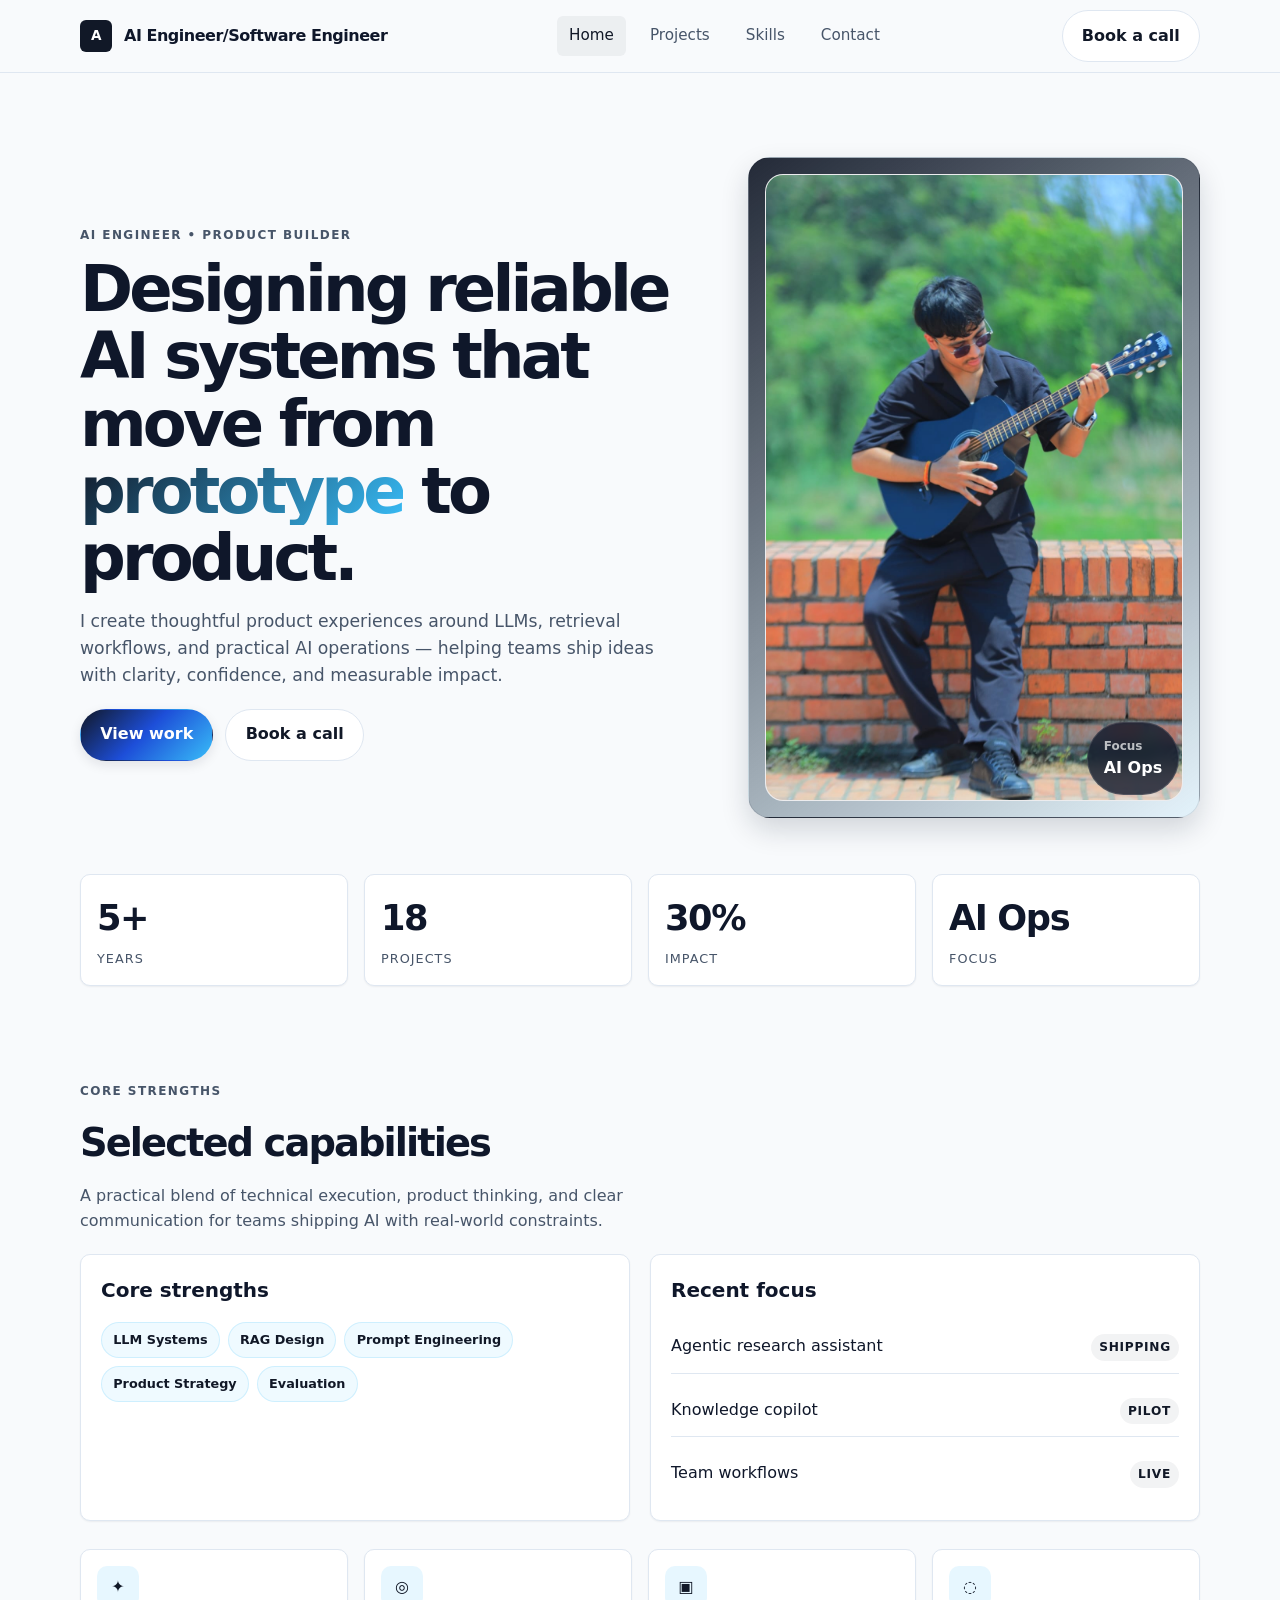
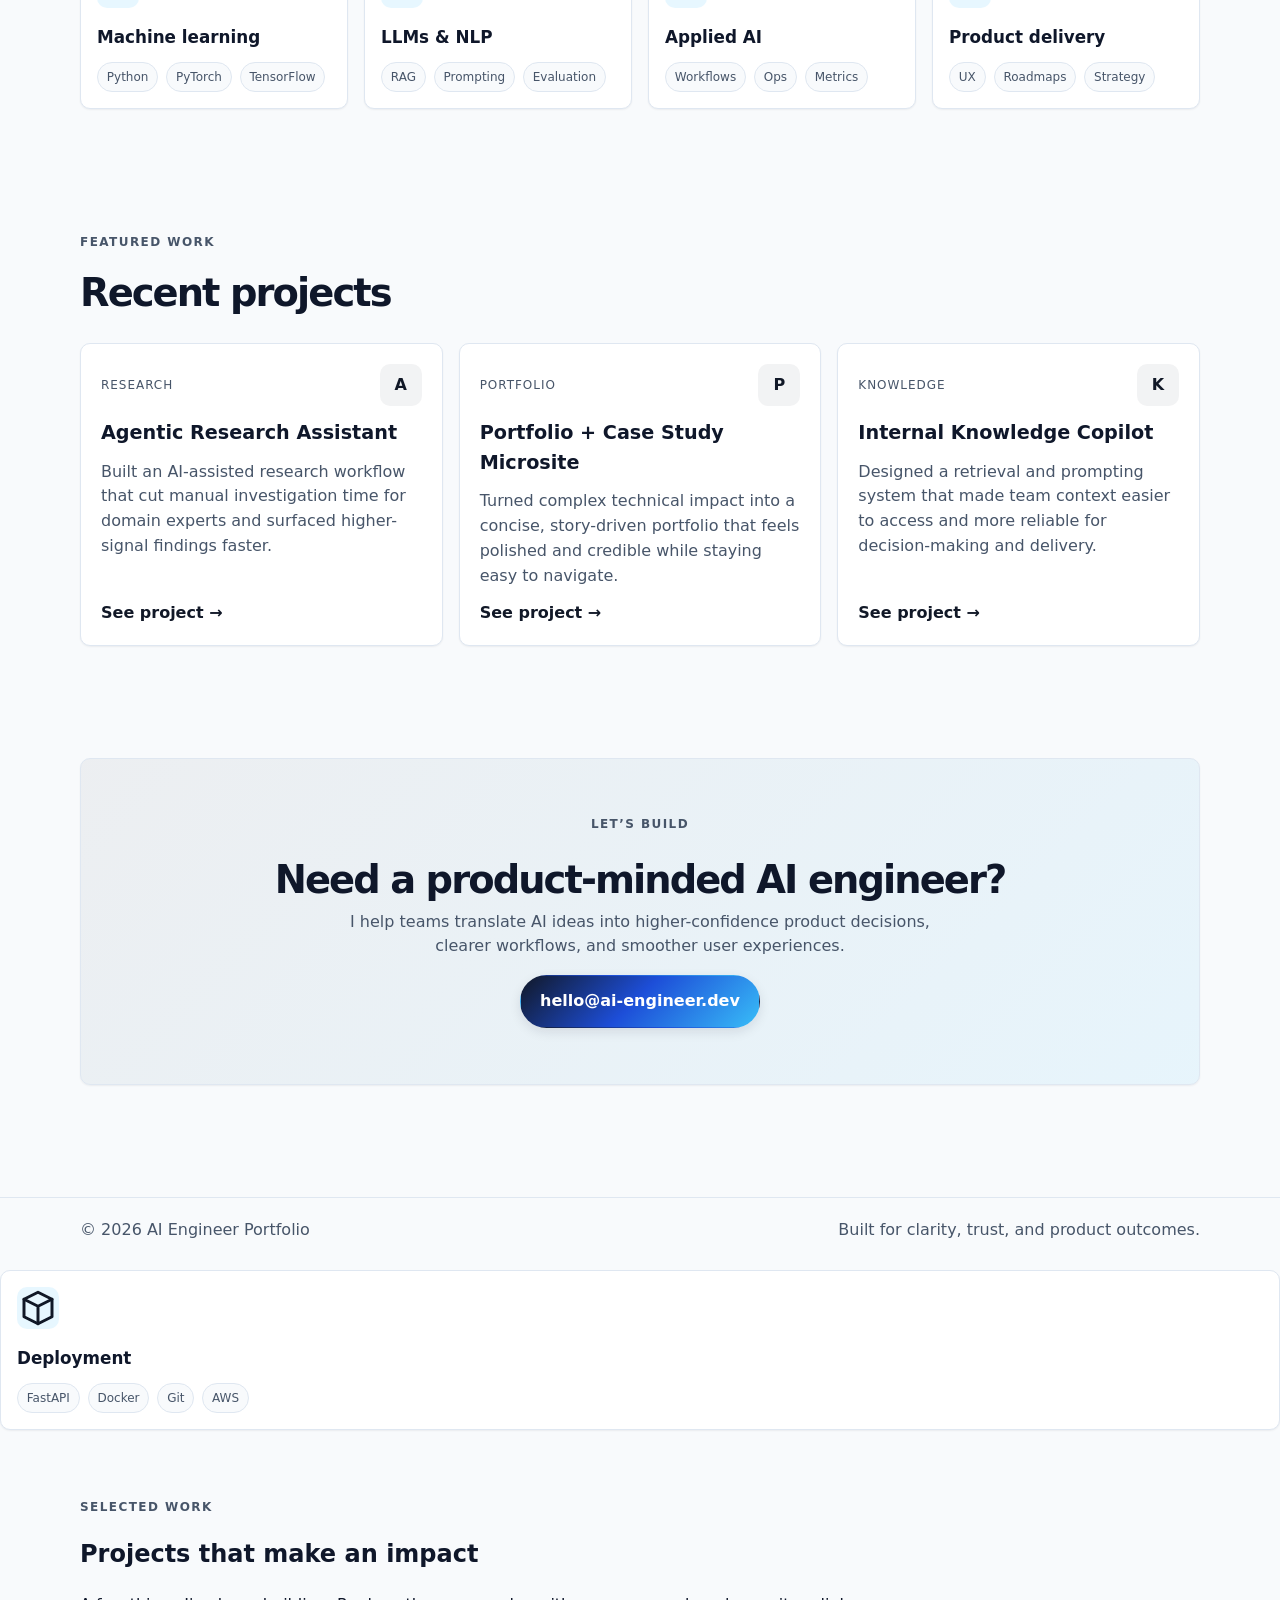
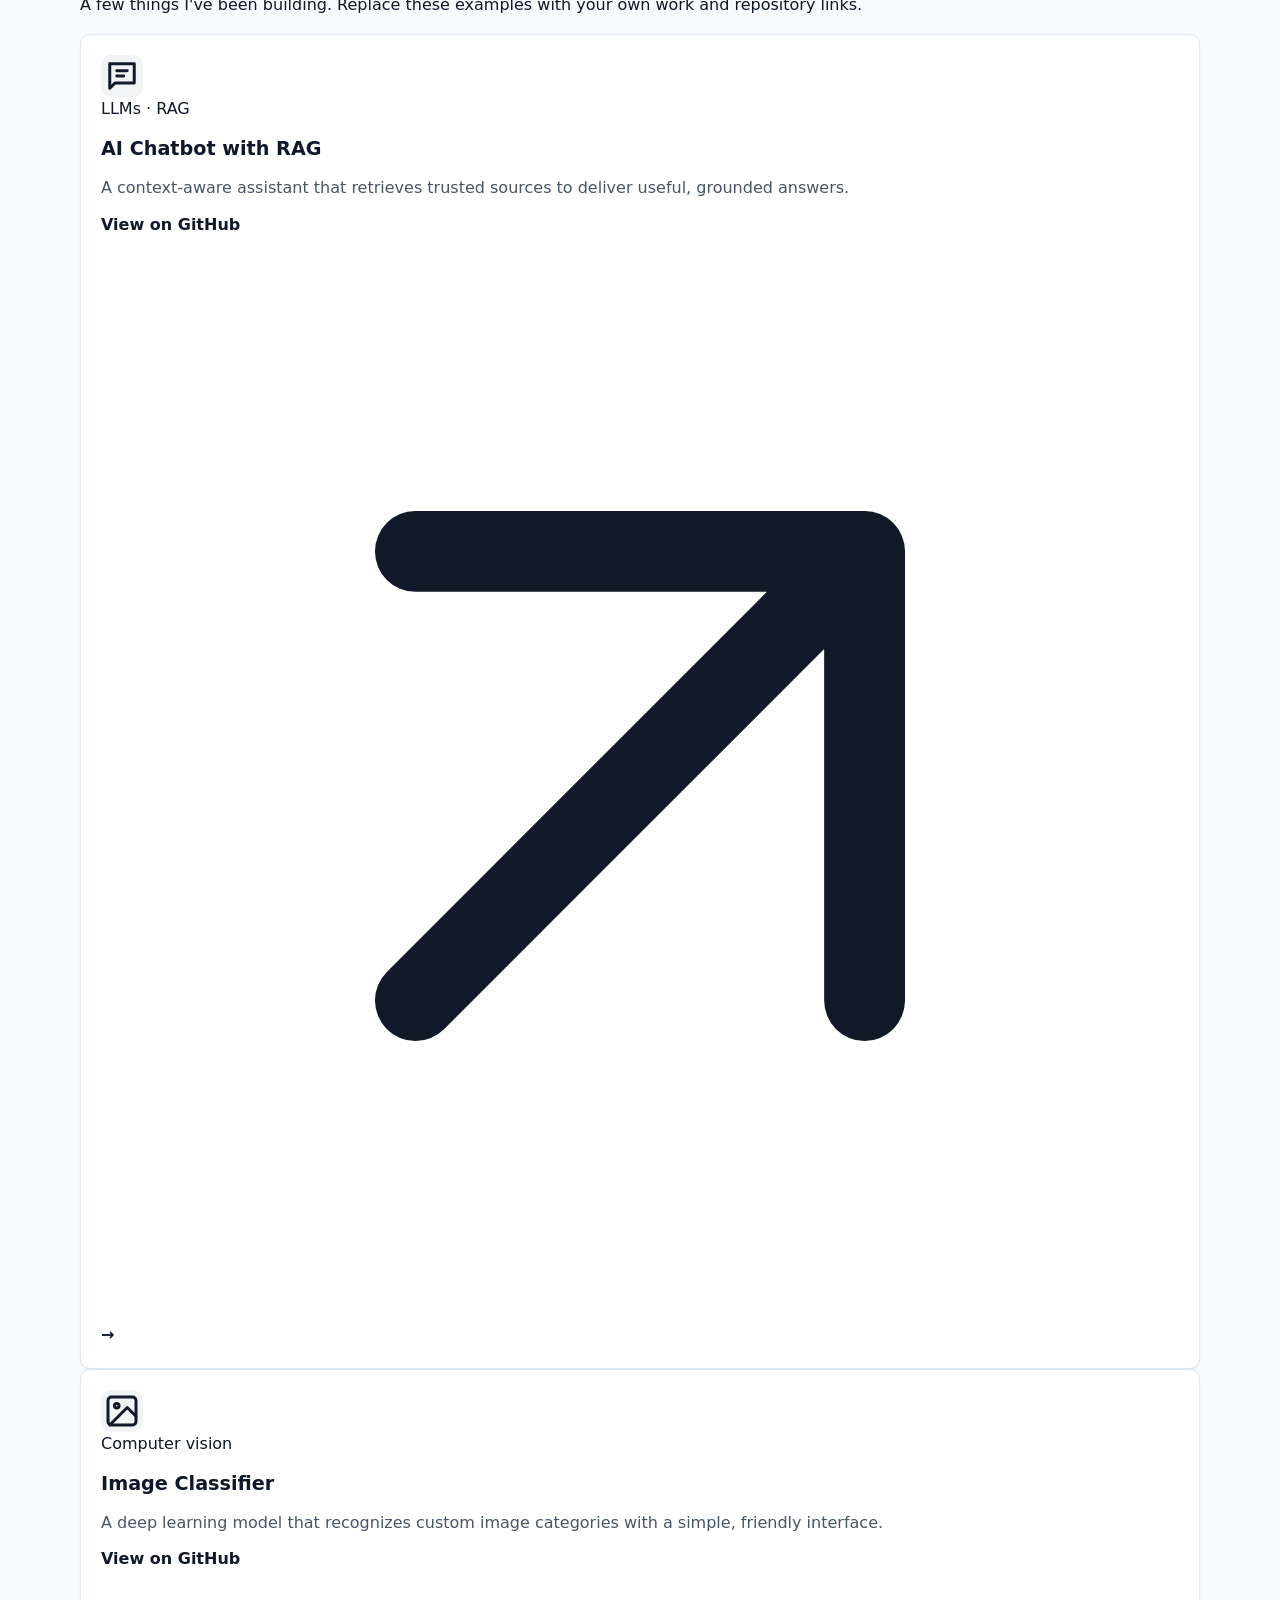
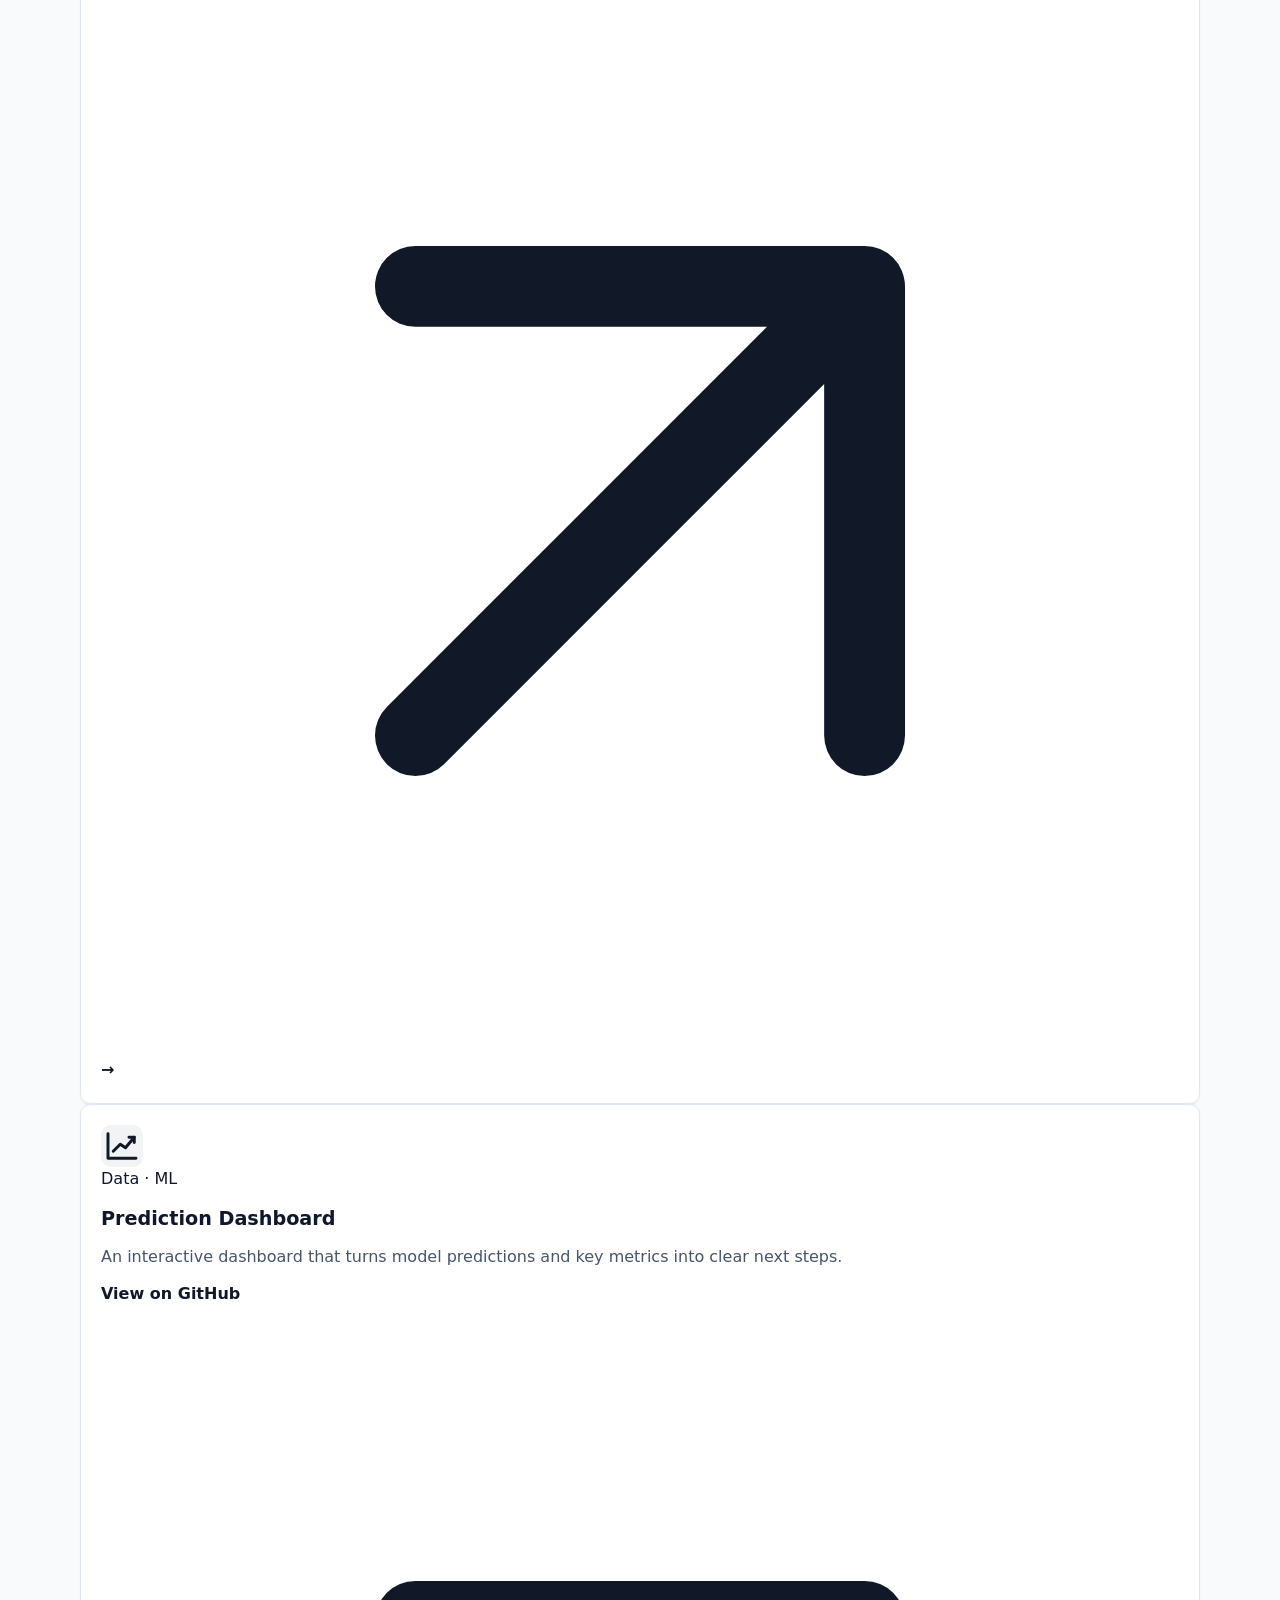
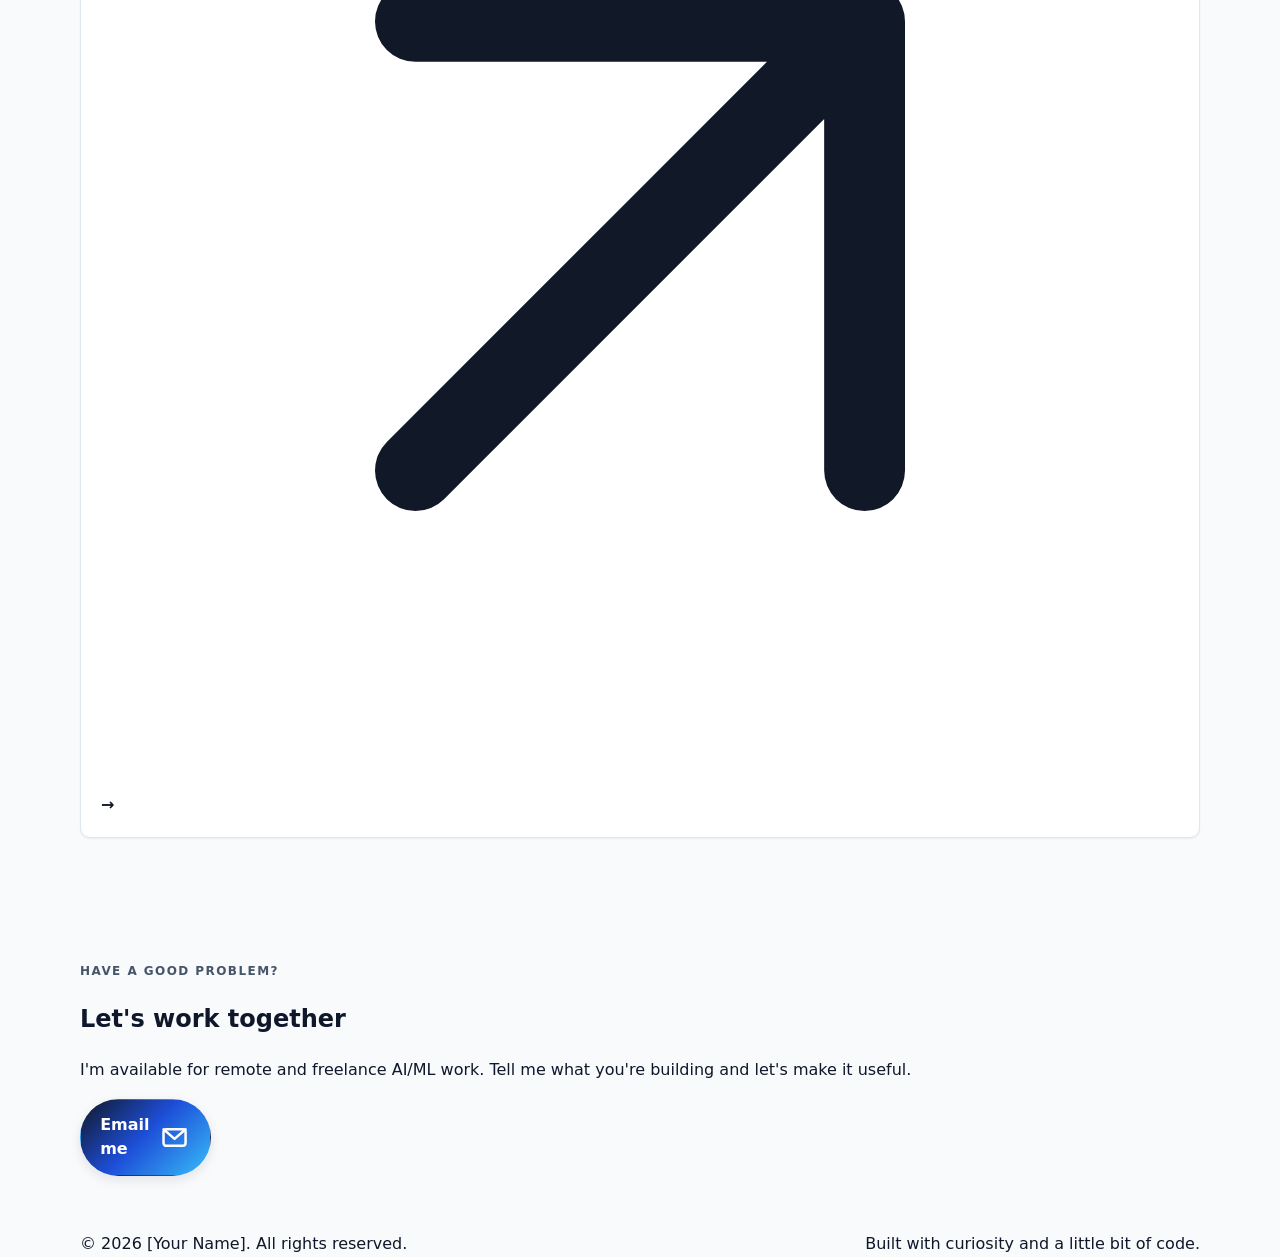
<file: index.html>
<!DOCTYPE html>
<html lang="en">
  <head>
    <meta charset="UTF-8" />
    <meta name="viewport" content="width=device-width, initial-scale=1.0" />
    <meta name="description" content="AI Engineer portfolio showcasing product-minded AI systems and engineering work." />
    <title>AI Engineer | Portfolio</title>
    <link rel="stylesheet" href="styles.css" />
  </head>
  <body>
    <header>
      <div class="container navbar">
        <a class="brand" href="index.html" aria-label="AI Engineer home">
          <span class="brand-mark">A</span>
          <span>AI Engineer/Software Engineer</span>
        </a>

        <nav class="nav-links" aria-label="Main navigation">
          <a class="nav-link active" href="index.html">Home</a>
          <a class="nav-link" href="projects.html">Projects</a>
          <a class="nav-link" href="#skills">Skills</a>
          <a class="nav-link" href="#contact">Contact</a>
        </nav>

        <div class="nav-actions">
          <a class="button button-secondary" href="#contact">Book a call</a>
        </div>
      </div>
    </header>

    <main class="page-shell">
      <section class="container hero" id="home">
        <div>
          <p class="eyebrow">AI Engineer • Product Builder</p>
          <h1>Designing reliable AI systems that move from <span class="highlight">prototype</span> to product.</h1>
          <p class="hero-copy">I create thoughtful product experiences around LLMs, retrieval workflows, and practical AI operations — helping teams ship ideas with clarity, confidence, and measurable impact.</p>
          <div class="hero-actions">
            <a class="button button-primary" href="projects.html">View work</a>
            <a class="button button-secondary" href="#contact">Book a call</a>
          </div>
        </div>

        <div class="hero-card">
          <div class="hero-visual">
            <img src="guitar 1.jpeg" alt="AI Engineer workspace and product work" />
          </div>
          <div class="hero-badge">
            <div>
              <strong>Focus</strong>
              <span>AI Ops</span>
            </div>
          </div>
        </div>
      </section>

      <section class="container" aria-label="Portfolio highlights">
        <div class="kpi-row">
          <article class="kpi-card">
            <div class="kpi-value">5+</div>
            <span class="kpi-label">Years</span>
          </article>
          <article class="kpi-card">
            <div class="kpi-value">18</div>
            <span class="kpi-label">Projects</span>
          </article>
          <article class="kpi-card">
            <div class="kpi-value">30%</div>
            <span class="kpi-label">Impact</span>
          </article>
          <article class="kpi-card">
            <div class="kpi-value">AI Ops</div>
            <span class="kpi-label">Focus</span>
          </article>
        </div>
      </section>

      <section class="container section" id="skills">
        <div class="section-header">
          <p class="eyebrow">Core strengths</p>
          <h2 class="section-title">Selected capabilities</h2>
          <p class="section-copy">A practical blend of technical execution, product thinking, and clear communication for teams shipping AI with real-world constraints.</p>
        </div>

        <div class="two-up">
          <div class="panel">
            <h3>Core strengths</h3>
            <div class="badges">
              <span class="badge">LLM Systems</span>
              <span class="badge">RAG Design</span>
              <span class="badge">Prompt Engineering</span>
              <span class="badge">Product Strategy</span>
              <span class="badge">Evaluation</span>
            </div>
          </div>

          <div class="panel">
            <h3>Recent focus</h3>
            <div class="list">
              <div class="list-item">
                <span>Agentic research assistant</span>
                <strong>Shipping</strong>
              </div>
              <div class="list-item">
                <span>Knowledge copilot</span>
                <strong>Pilot</strong>
              </div>
              <div class="list-item">
                <span>Team workflows</span>
                <strong>Live</strong>
              </div>
            </div>
          </div>
        </div>

        <div class="skills-grid" style="margin-top: 28px;">
          <article class="skill-card">
            <div class="skill-icon">✦</div>
            <h3>Machine learning</h3>
            <div class="chips">
              <span class="chip">Python</span>
              <span class="chip">PyTorch</span>
              <span class="chip">TensorFlow</span>
            </div>
          </article>

          <article class="skill-card">
            <div class="skill-icon">◎</div>
            <h3>LLMs &amp; NLP</h3>
            <div class="chips">
              <span class="chip">RAG</span>
              <span class="chip">Prompting</span>
              <span class="chip">Evaluation</span>
            </div>
          </article>

          <article class="skill-card">
            <div class="skill-icon">▣</div>
            <h3>Applied AI</h3>
            <div class="chips">
              <span class="chip">Workflows</span>
              <span class="chip">Ops</span>
              <span class="chip">Metrics</span>
            </div>
          </article>

          <article class="skill-card">
            <div class="skill-icon">◌</div>
            <h3>Product delivery</h3>
            <div class="chips">
              <span class="chip">UX</span>
              <span class="chip">Roadmaps</span>
              <span class="chip">Strategy</span>
            </div>
          </article>
        </div>
      </section>

      <section class="container section" id="projects">
        <div class="section-header">
          <p class="eyebrow">Featured work</p>
          <h2 class="section-title">Recent projects</h2>
        </div>

        <div class="article-grid">
          <article class="project-card">
            <div class="project-meta">
              <span>Research</span>
              <div class="project-icon">A</div>
            </div>
            <h3>Agentic Research Assistant</h3>
            <p>Built an AI-assisted research workflow that cut manual investigation time for domain experts and surfaced higher-signal findings faster.</p>
            <a href="projects.html">See project</a>
          </article>

          <article class="project-card">
            <div class="project-meta">
              <span>Portfolio</span>
              <div class="project-icon">P</div>
            </div>
            <h3>Portfolio + Case Study Microsite</h3>
            <p>Turned complex technical impact into a concise, story-driven portfolio that feels polished and credible while staying easy to navigate.</p>
            <a href="projects.html">See project</a>
          </article>

          <article class="project-card">
            <div class="project-meta">
              <span>Knowledge</span>
              <div class="project-icon">K</div>
            </div>
            <h3>Internal Knowledge Copilot</h3>
            <p>Designed a retrieval and prompting system that made team context easier to access and more reliable for decision-making and delivery.</p>
            <a href="projects.html">See project</a>
          </article>
        </div>
      </section>

      <section class="container section" id="contact">
        <div class="contact-card">
          <p class="eyebrow">Let’s build</p>
          <h2 class="section-title">Need a product-minded AI engineer?</h2>
          <p>I help teams translate AI ideas into higher-confidence product decisions, clearer workflows, and smoother user experiences.</p>
          <a class="button button-primary" href="mailto:hello@ai-engineer.dev">hello@ai-engineer.dev</a>
        </div>
      </section>
    </main>

    <footer class="footer">
      <div class="container footer-inner">
        <span>© 2026 AI Engineer Portfolio</span>
        <span>Built for clarity, trust, and product outcomes.</span>
      </div>
    </footer>

    <script src="script.js"></script>
  </body>
</html>
        <article class="skill-card">
          <span class="skill-icon"><svg viewBox="0 0 24 24" fill="none" stroke="currentColor" stroke-width="1.7" stroke-linecap="round" stroke-linejoin="round" aria-hidden="true"><path d="M12 3 4 7v10l8 4 8-4V7l-8-4Z"/><path d="m4 7 8 4 8-4m-8 4v10"/></svg></span>
          <h3>Deployment</h3><div class="chips"><span class="chip">FastAPI</span><span class="chip">Docker</span><span class="chip">Git</span><span class="chip">AWS</span></div>
        </article>
      </div>
    </section>

    <section class="container section projects-section" id="projects" aria-labelledby="projects-title">
      <p class="eyebrow">Selected work</p>
      <h2 class="section-heading" id="projects-title">Projects that make an impact</h2>
      <p class="section-intro">A few things I've been building. Replace these examples with your own work and repository links.</p>
      <div class="projects-grid">
        <article class="project-card">
          <div class="project-top"><span class="project-icon"><svg viewBox="0 0 24 24" fill="none" stroke="currentColor" stroke-width="1.7" stroke-linecap="round" stroke-linejoin="round" aria-hidden="true"><path d="M5 5h14v11H8l-3 3V5Z"/><path d="M9 9h6m-6 3h4"/></svg></span><span class="project-kicker">LLMs · RAG</span></div>
          <h3>AI Chatbot with RAG</h3><p>A context-aware assistant that retrieves trusted sources to deliver useful, grounded answers.</p>
          <a class="project-link" href="https://github.com/yourusername/rag-chatbot" target="_blank" rel="noopener noreferrer">View on GitHub <svg viewBox="0 0 24 24" fill="none" stroke="currentColor" stroke-width="1.8" stroke-linecap="round" stroke-linejoin="round" aria-hidden="true"><path d="M7 17 17 7M7 7h10v10"/></svg></a>
        </article>
        <article class="project-card">
          <div class="project-top"><span class="project-icon"><svg viewBox="0 0 24 24" fill="none" stroke="currentColor" stroke-width="1.7" stroke-linecap="round" stroke-linejoin="round" aria-hidden="true"><rect x="4" y="4" width="16" height="16" rx="2"/><circle cx="9" cy="9" r="1.3"/><path d="m20 15-5-5L5 20"/></svg></span><span class="project-kicker">Computer vision</span></div>
          <h3>Image Classifier</h3><p>A deep learning model that recognizes custom image categories with a simple, friendly interface.</p>
          <a class="project-link" href="https://github.com/yourusername/image-classifier" target="_blank" rel="noopener noreferrer">View on GitHub <svg viewBox="0 0 24 24" fill="none" stroke="currentColor" stroke-width="1.8" stroke-linecap="round" stroke-linejoin="round" aria-hidden="true"><path d="M7 17 17 7M7 7h10v10"/></svg></a>
        </article>
        <article class="project-card">
          <div class="project-top"><span class="project-icon"><svg viewBox="0 0 24 24" fill="none" stroke="currentColor" stroke-width="1.7" stroke-linecap="round" stroke-linejoin="round" aria-hidden="true"><path d="M4 19V5m0 14h16"/><path d="m7 15 4-4 3 2 5-6"/><path d="M16 7h3v3"/></svg></span><span class="project-kicker">Data · ML</span></div>
          <h3>Prediction Dashboard</h3><p>An interactive dashboard that turns model predictions and key metrics into clear next steps.</p>
          <a class="project-link" href="https://github.com/yourusername/prediction-dashboard" target="_blank" rel="noopener noreferrer">View on GitHub <svg viewBox="0 0 24 24" fill="none" stroke="currentColor" stroke-width="1.8" stroke-linecap="round" stroke-linejoin="round" aria-hidden="true"><path d="M7 17 17 7M7 7h10v10"/></svg></a>
        </article>
      </div>
    </section>

    <section class="container section contact-section" id="contact" aria-labelledby="contact-title">
      <div class="contact-box">
        <p class="eyebrow">Have a good problem?</p>
        <h2 class="section-heading" id="contact-title">Let's work together</h2>
        <p>I'm available for remote and freelance AI/ML work. Tell me what you're building and let's make it useful.</p>
        <a class="button button-primary" href="mailto:hello@yourname.ai">Email me <svg viewBox="0 0 24 24" fill="none" stroke="currentColor" stroke-width="1.8" stroke-linecap="round" stroke-linejoin="round" aria-hidden="true"><path d="m4 6 8 7 8-7"/><rect x="4" y="6" width="16" height="12" rx="2"/></svg></a>
      </div>
    </section>
  </main>

  <footer>
    <div class="container footer-inner"><span>© <span id="year">2026</span> [Your Name]. All rights reserved.</span><span class="footer-note">Built with curiosity and a little bit of code.</span></div>
  </footer>

  <script>
    const menuButton = document.querySelector('.menu-toggle');
    const navLinks = document.querySelector('.nav-links');

    menuButton.addEventListener('click', () => {
      const isOpen = menuButton.getAttribute('aria-expanded') === 'true';
      menuButton.setAttribute('aria-expanded', String(!isOpen));
      menuButton.setAttribute('aria-label', isOpen ? 'Open navigation menu' : 'Close navigation menu');
      navLinks.classList.toggle('is-open', !isOpen);
    });

    navLinks.addEventListener('click', (event) => {
      if (event.target.closest('a')) {
        menuButton.setAttribute('aria-expanded', 'false');
        menuButton.setAttribute('aria-label', 'Open navigation menu');
        navLinks.classList.remove('is-open');
      }
    });

    document.querySelector('#year').textContent = new Date().getFullYear();
  </script>
</body>
</html>
</file>
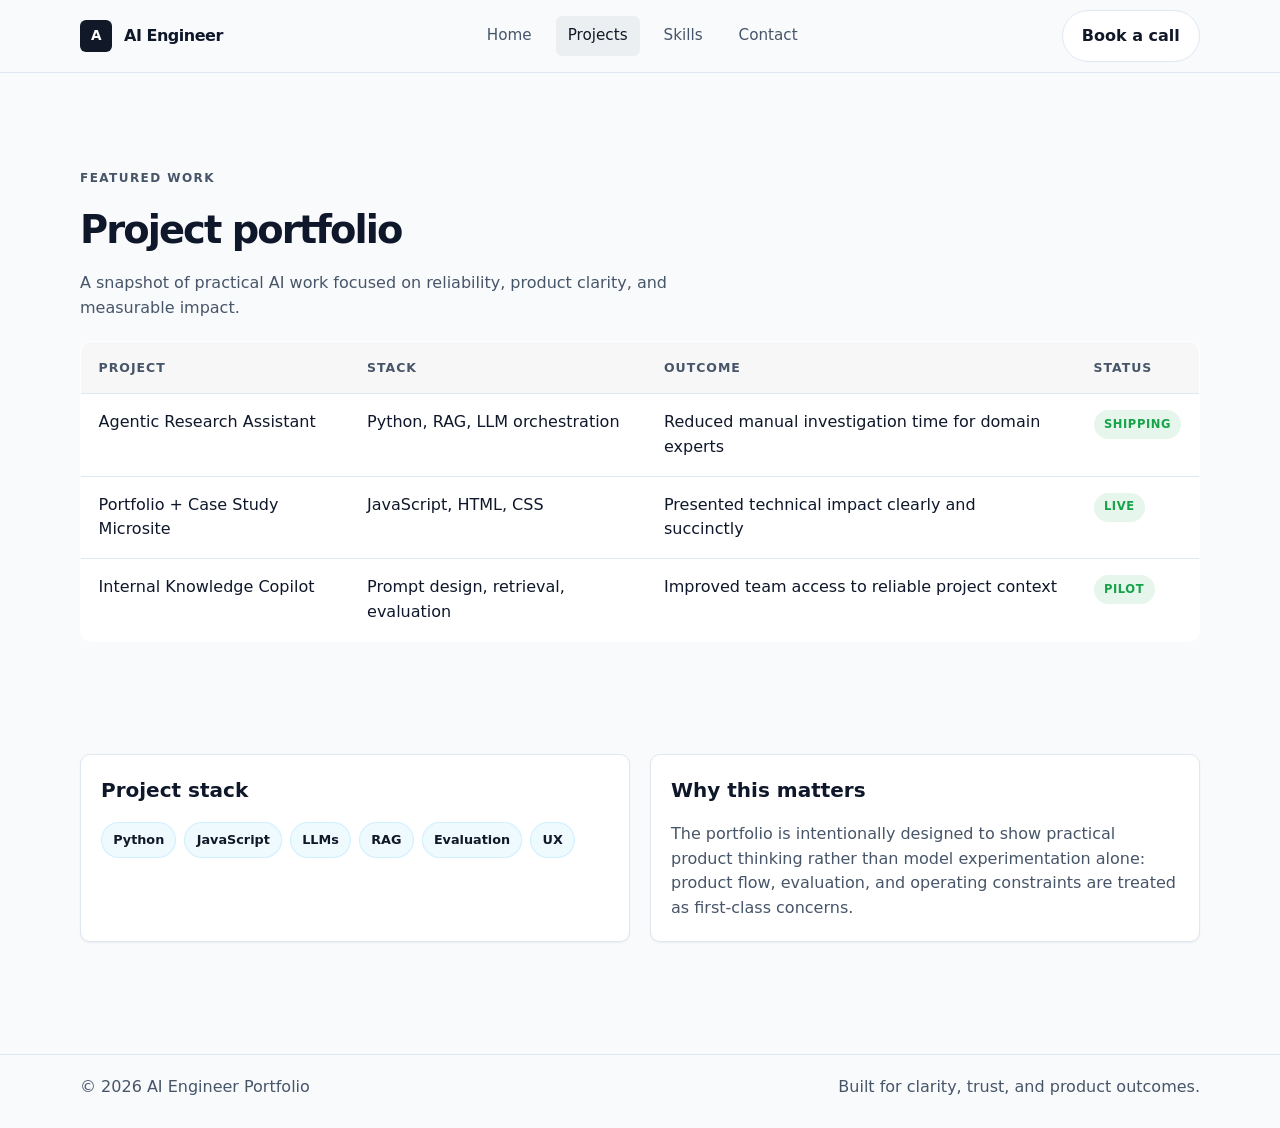
<file: projects.html>
<!DOCTYPE html>
<html lang="en">
  <head>
    <meta charset="UTF-8" />
    <meta name="viewport" content="width=device-width, initial-scale=1.0" />
    <title>Projects | AI Engineer</title>
    <link rel="stylesheet" href="styles.css" />
  </head>
  <body>
    <header>
      <div class="container navbar">
        <a class="brand" href="index.html" aria-label="AI Engineer home">
          <span class="brand-mark">A</span>
          <span>AI Engineer</span>
        </a>

        <nav class="nav-links" aria-label="Main navigation">
          <a class="nav-link" href="index.html">Home</a>
          <a class="nav-link active" href="projects.html">Projects</a>
          <a class="nav-link" href="index.html#skills">Skills</a>
          <a class="nav-link" href="index.html#contact">Contact</a>
        </nav>

        <div class="nav-actions">
          <a class="button button-secondary" href="index.html#contact">Book a call</a>
        </div>
      </div>
    </header>

    <main class="page-shell">
      <section class="container section">
        <div class="section-header">
          <p class="eyebrow">Featured work</p>
          <h1 class="section-title">Project portfolio</h1>
          <p class="section-copy">A snapshot of practical AI work focused on reliability, product clarity, and measurable impact.</p>
        </div>

        <div class="table-wrap">
          <table class="project-table">
            <thead>
              <tr>
                <th>Project</th>
                <th>Stack</th>
                <th>Outcome</th>
                <th>Status</th>
              </tr>
            </thead>
            <tbody>
              <tr>
                <td>Agentic Research Assistant</td>
                <td>Python, RAG, LLM orchestration</td>
                <td>Reduced manual investigation time for domain experts</td>
                <td><span class="pill">Shipping</span></td>
              </tr>
              <tr>
                <td>Portfolio + Case Study Microsite</td>
                <td>JavaScript, HTML, CSS</td>
                <td>Presented technical impact clearly and succinctly</td>
                <td><span class="pill">Live</span></td>
              </tr>
              <tr>
                <td>Internal Knowledge Copilot</td>
                <td>Prompt design, retrieval, evaluation</td>
                <td>Improved team access to reliable project context</td>
                <td><span class="pill">Pilot</span></td>
              </tr>
            </tbody>
          </table>
        </div>
      </section>

      <section class="container section">
        <div class="two-up">
          <div class="panel">
            <h3>Project stack</h3>
            <div class="badges">
              <span class="badge">Python</span>
              <span class="badge">JavaScript</span>
              <span class="badge">LLMs</span>
              <span class="badge">RAG</span>
              <span class="badge">Evaluation</span>
              <span class="badge">UX</span>
            </div>
          </div>

          <div class="panel">
            <h3>Why this matters</h3>
            <p class="section-copy" style="margin-top: 0;">The portfolio is intentionally designed to show practical product thinking rather than model experimentation alone: product flow, evaluation, and operating constraints are treated as first-class concerns.</p>
          </div>
        </div>
      </section>
    </main>

    <footer class="footer">
      <div class="container footer-inner">
        <span>© 2026 AI Engineer Portfolio</span>
        <span>Built for clarity, trust, and product outcomes.</span>
      </div>
    </footer>
  </body>
</html>
</file>
<file: styles.css>
:root {
  --color-primary: #111827;
  --color-accent: #38bdf8;
  --color-surface: #f8fafc;
  --color-surface-raised: #ffffff;
  --color-surface-sunken: #edf2f7;
  --color-text: #0f172a;
  --color-muted: #475569;
  --color-border: #dfe7f1;
  --color-success: #16a34a;
  --shadow-sm: 0 1px 2px rgba(15, 23, 42, 0.06);
  --shadow-md: 0 4px 12px rgba(15, 23, 42, 0.10);
  --shadow-lg: 0 12px 28px rgba(15, 23, 42, 0.16);
  --radius-sm: 6px;
  --radius-md: 10px;
  --radius-lg: 16px;
  --radius-pill: 9999px;
  --space-1: 4px;
  --space-2: 8px;
  --space-3: 12px;
  --space-4: 16px;
  --space-5: 20px;
  --space-6: 28px;
  --space-7: 40px;
  --space-8: 56px;
}

* { box-sizing: border-box; }

html {
  scroll-behavior: smooth;
}

body {
  margin: 0;
  font-family: Inter, system-ui, -apple-system, BlinkMacSystemFont, "Segoe UI", sans-serif;
  background: var(--color-surface);
  color: var(--color-text);
  line-height: 1.55;
}

a {
  color: inherit;
  text-decoration: none;
}

img {
  max-width: 100%;
  display: block;
}

.container {
  width: min(1120px, calc(100% - 32px));
  margin: 0 auto;
}

header {
  border-bottom: 1px solid var(--color-border);
  background: rgba(248, 250, 252, 0.9);
  backdrop-filter: blur(8px);
  position: sticky;
  top: 0;
  z-index: 20;
}

.navbar {
  display: flex;
  align-items: center;
  justify-content: space-between;
  min-height: 72px;
  gap: var(--space-5);
}

.brand {
  display: inline-flex;
  align-items: center;
  gap: var(--space-3);
  font-weight: 700;
  letter-spacing: -0.03em;
}

.brand-mark {
  width: 32px;
  height: 32px;
  display: grid;
  place-items: center;
  background: var(--color-primary);
  color: white;
  border-radius: var(--radius-sm);
  font-size: 0.85rem;
}

.nav-links {
  display: flex;
  align-items: center;
  gap: var(--space-3);
}

.nav-link {
  color: var(--color-muted);
  font-size: 0.95rem;
  font-weight: 500;
  padding: var(--space-2) var(--space-3);
  border-radius: var(--radius-sm);
}

.nav-link:hover,
.nav-link.active {
  color: var(--color-primary);
  background: rgba(17, 24, 39, 0.05);
}

.nav-actions {
  display: flex;
  align-items: center;
  gap: var(--space-3);
}

.button {
  display: inline-flex;
  align-items: center;
  justify-content: center;
  gap: var(--space-2);
  padding: 0.8rem 1.2rem;
  border-radius: var(--radius-pill);
  font-weight: 600;
  border: 1px solid var(--color-border);
  transition: transform 0.2s ease, box-shadow 0.2s ease, background 0.2s ease;
}

.button:hover {
  transform: translateY(-1px);
}

.button-primary {
  background: linear-gradient(135deg, var(--color-primary), #1d4ed8 48%, var(--color-accent));
  color: white;
  border-color: transparent;
  box-shadow: var(--shadow-md);
}

.button-secondary {
  background: var(--color-surface-raised);
  color: var(--color-primary);
}

.page-shell {
  padding: var(--space-6) 0 var(--space-8);
}

.hero {
  display: grid;
  grid-template-columns: 1.15fr 0.85fr;
  gap: var(--space-8);
  align-items: center;
  padding: var(--space-8) 0;
}

.eyebrow {
  letter-spacing: 0.12em;
  text-transform: uppercase;
  color: var(--color-muted);
  font-size: 0.75rem;
  font-weight: 700;
  margin-bottom: var(--space-3);
}

.hero h1 {
  margin: 0;
  font-size: clamp(2.9rem, 5vw, 5rem);
  line-height: 1.05;
  letter-spacing: -0.06em;
}

.hero h1 .highlight {
  display: inline-block;
  color: var(--color-primary);
  background: linear-gradient(135deg, var(--color-primary), var(--color-accent));
  -webkit-background-clip: text;
  background-clip: text;
  color: transparent;
}

.hero-copy {
  max-width: 600px;
  margin: var(--space-4) 0 0;
  font-size: 1.08rem;
  color: var(--color-muted);
}

.hero-actions {
  display: flex;
  flex-wrap: wrap;
  gap: var(--space-3);
  margin-top: var(--space-5);
}

.hero-card {
  position: relative;
  background: linear-gradient(145deg, rgba(17, 24, 39, 0.92), rgba(56, 189, 248, 0.1));
  border: 1px solid rgba(17, 24, 39, 0.1);
  border-radius: 22px;
  padding: 16px;
  box-shadow: var(--shadow-lg);
}

.hero-visual {
  border-radius: 18px;
  overflow: hidden;
  background: white;
  border: 1px solid rgba(17, 24, 39, 0.08);
}

.hero-visual img {
  width: 100%;
  height: 100%;
  min-height: 480px;
  object-fit: cover;
}

.hero-badge {
  position: absolute;
  right: 20px;
  bottom: 22px;
  display: flex;
  align-items: center;
  gap: var(--space-3);
  padding: 0.85rem 1rem;
  border-radius: 999px;
  background: rgba(15, 23, 42, 0.78);
  color: white;
  border: 1px solid rgba(255, 255, 255, 0.12);
  backdrop-filter: blur(8px);
}

.hero-badge strong {
  display: block;
  font-size: 0.75rem;
  color: rgba(255,255,255,0.7);
}

.hero-badge span {
  display: block;
  font-weight: 700;
}

.kpi-row {
  display: grid;
  grid-template-columns: repeat(4, minmax(0, 1fr));
  gap: var(--space-4);
  margin-bottom: var(--space-6);
}

.kpi-card,
.panel,
.project-card,
.skill-card,
.timeline-item,
.contact-card {
  background: var(--color-surface-raised);
  border: 1px solid var(--color-border);
  border-radius: var(--radius-md);
  box-shadow: var(--shadow-sm);
}

.kpi-card {
  padding: var(--space-4);
}

.kpi-value {
  font-size: clamp(1.5rem, 3vw, 2.2rem);
  font-weight: 800;
  letter-spacing: -0.04em;
}

.kpi-label {
  display: block;
  margin-top: var(--space-1);
  color: var(--color-muted);
  font-size: 0.8rem;
  text-transform: uppercase;
  letter-spacing: 0.08em;
}

.section {
  padding: var(--space-8) 0;
}

.section-header {
  margin-bottom: var(--space-5);
}

.section-title {
  margin: 0;
  font-size: clamp(2rem, 3vw, 2.8rem);
  letter-spacing: -0.05em;
}

.section-copy {
  max-width: 640px;
  margin: var(--space-3) 0 0;
  color: var(--color-muted);
}

.two-up {
  display: grid;
  grid-template-columns: 1fr 1fr;
  gap: var(--space-5);
}

.panel {
  padding: var(--space-5);
}

.panel h3 {
  margin-top: 0;
  margin-bottom: var(--space-4);
  font-size: 1.25rem;
}

.badges {
  display: flex;
  flex-wrap: wrap;
  gap: var(--space-2);
}

.badge {
  display: inline-flex;
  align-items: center;
  padding: 0.45rem 0.7rem;
  border-radius: var(--radius-pill);
  background: rgba(56, 189, 248, 0.08);
  color: var(--color-primary);
  border: 1px solid rgba(56, 189, 248, 0.18);
  font-size: 0.8rem;
  font-weight: 600;
}

.list {
  display: grid;
  gap: var(--space-3);
}

.list-item {
  display: flex;
  justify-content: space-between;
  gap: var(--space-3);
  padding: 0.75rem 0;
  border-bottom: 1px solid var(--color-border);
}

.list-item:last-child {
  border-bottom: none;
}

.list-item strong {
  color: var(--color-primary);
  font-size: 0.76rem;
  letter-spacing: 0.06em;
  text-transform: uppercase;
  padding: 0.25rem 0.5rem;
  border-radius: var(--radius-pill);
  background: rgba(17, 24, 39, 0.05);
}

.skills-grid {
  display: grid;
  grid-template-columns: repeat(4, minmax(0, 1fr));
  gap: var(--space-4);
}

.skill-card {
  padding: var(--space-4);
}

.skill-icon {
  width: 42px;
  height: 42px;
  display: grid;
  place-items: center;
  border-radius: 10px;
  background: rgba(56, 189, 248, 0.12);
  color: var(--color-primary);
  margin-bottom: var(--space-4);
}

.skill-card h3 {
  margin: 0 0 var(--space-3);
  font-size: 1.05rem;
}

.chips {
  display: flex;
  flex-wrap: wrap;
  gap: var(--space-2);
}

.chip {
  display: inline-flex;
  align-items: center;
  border-radius: var(--radius-pill);
  border: 1px solid var(--color-border);
  background: var(--color-surface);
  padding: 0.28rem 0.55rem;
  font-size: 0.75rem;
  color: var(--color-muted);
}

.article-grid {
  display: grid;
  grid-template-columns: repeat(3, minmax(0, 1fr));
  gap: var(--space-4);
}

.project-card {
  padding: var(--space-5);
  display: flex;
  flex-direction: column;
  gap: var(--space-3);
}

.project-meta {
  display: flex;
  align-items: center;
  justify-content: space-between;
  gap: var(--space-3);
}

.project-meta span {
  color: var(--color-muted);
  font-size: 0.75rem;
  text-transform: uppercase;
  letter-spacing: 0.08em;
}

.project-icon {
  width: 42px;
  height: 42px;
  display: grid;
  place-items: center;
  border-radius: 10px;
  background: rgba(17, 24, 39, 0.05);
  color: var(--color-primary);
  font-weight: 700;
}

.project-card h3 {
  margin: 0;
  font-size: 1.2rem;
}

.project-card p {
  margin: 0;
  color: var(--color-muted);
}

.project-card a {
  margin-top: auto;
  color: var(--color-primary);
  font-weight: 700;
}

.project-card a::after {
  content: " →";
}

.contact-card {
  padding: clamp(2rem, 5vw, 3.5rem);
  text-align: center;
  background: linear-gradient(135deg, rgba(17, 24, 39, 0.05), rgba(56, 189, 248, 0.09));
}

.contact-card p {
  max-width: 600px;
  margin: 0 auto var(--space-4);
  color: var(--color-muted);
}

.footer {
  border-top: 1px solid var(--color-border);
  padding: var(--space-5) 0 var(--space-6);
  color: var(--color-muted);
}

.footer-inner {
  display: flex;
  align-items: center;
  justify-content: space-between;
  gap: var(--space-3);
}

.table-wrap {
  overflow-x: auto;
}

.project-table {
  width: 100%;
  border-collapse: collapse;
  background: var(--color-surface-raised);
  border: 1px solid var(--color-border);
  border-radius: 12px;
  overflow: hidden;
}

.project-table th,
.project-table td {
  padding: 1rem 1.1rem;
  text-align: left;
  border-bottom: 1px solid var(--color-border);
  vertical-align: top;
}

.project-table th {
  font-size: 0.78rem;
  letter-spacing: 0.08em;
  text-transform: uppercase;
  color: var(--color-muted);
  background: rgba(17, 24, 39, 0.03);
}

.project-table tr:last-child td {
  border-bottom: none;
}

.pill {
  display: inline-flex;
  padding: 0.35rem 0.65rem;
  border-radius: var(--radius-pill);
  background: rgba(22, 163, 74, 0.1);
  color: var(--color-success);
  font-size: 0.72rem;
  font-weight: 700;
  text-transform: uppercase;
  letter-spacing: 0.05em;
}

@media (max-width: 900px) {
  .kpi-row,
  .skills-grid,
  .article-grid {
    grid-template-columns: repeat(2, minmax(0, 1fr));
  }

  .hero,
  .two-up {
    grid-template-columns: 1fr;
  }
}

@media (max-width: 640px) {
  .navbar {
    flex-wrap: wrap;
    padding: 0.8rem 0;
  }

  .nav-links {
    width: 100%;
    justify-content: space-between;
    padding-top: var(--space-3);
  }

  .nav-actions {
    display: none;
  }

  .kpi-row,
  .skills-grid,
  .article-grid {
    grid-template-columns: 1fr;
  }

  .hero {
    padding-top: var(--space-6);
  }

  .hero h1 {
    font-size: 2.8rem;
  }

  .footer-inner {
    flex-direction: column;
    text-align: center;
  }
}
</file>
